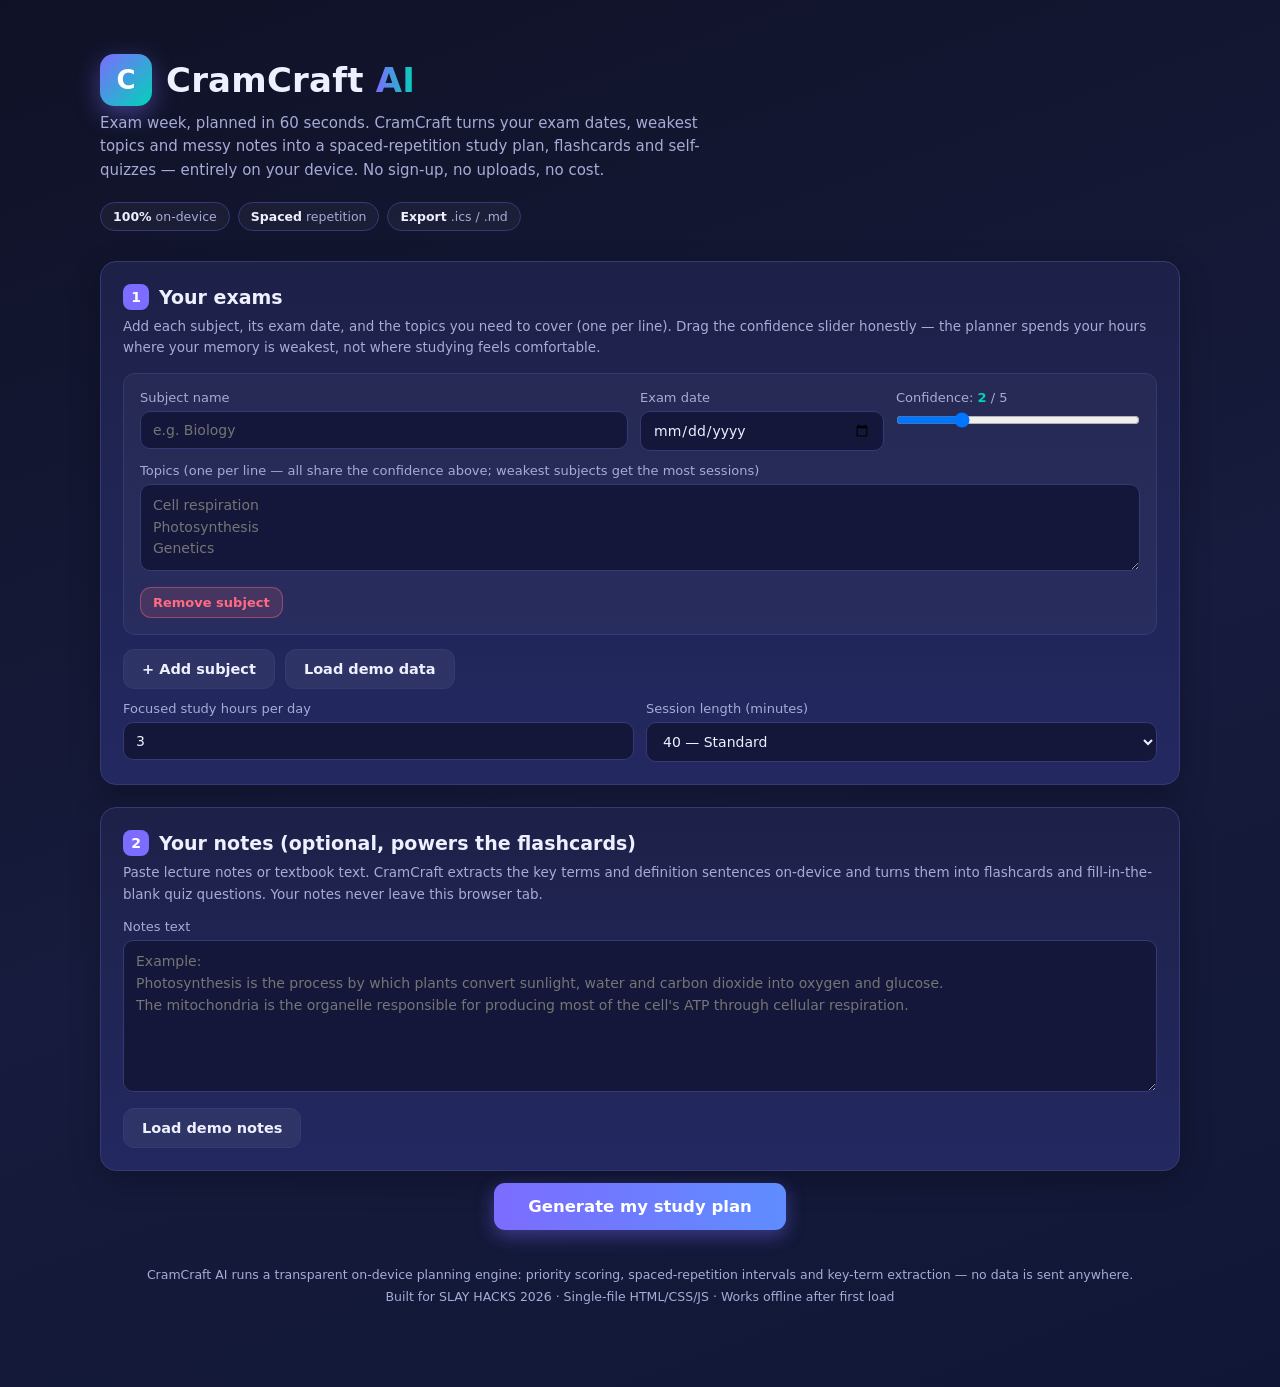
<file: cramcraft/index.html>
<!DOCTYPE html>
<html lang="en">
<head>
<meta charset="UTF-8">
<meta name="viewport" content="width=device-width, initial-scale=1.0">
<title>CramCraft AI — Exam Week Study Planner</title>
<style>
  :root{
    --bg:#0f1226; --bg2:#171b3d; --card:#1d2148; --card2:#232861;
    --ink:#eef0ff; --muted:#a7abd6; --line:#343a75;
    --brand:#7c6cff; --brand2:#00d4b8; --warn:#ffb648; --bad:#ff6b81;
    --good:#3ddc97; --radius:16px;
  }
  *{box-sizing:border-box;margin:0;padding:0}
  body{font-family:"Segoe UI",system-ui,-apple-system,Roboto,"Helvetica Neue",Arial,sans-serif;background:linear-gradient(160deg,var(--bg) 0%,var(--bg2) 55%,#101736 100%);color:var(--ink);min-height:100vh}
  a{color:var(--brand2)}
  .wrap{max-width:1120px;margin:0 auto;padding:28px 20px 80px}
  header.hero{display:flex;flex-wrap:wrap;gap:20px;align-items:flex-end;justify-content:space-between;padding:26px 0 8px}
  .logo{display:flex;gap:14px;align-items:center}
  .logo-mark{width:52px;height:52px;border-radius:14px;background:linear-gradient(135deg,var(--brand),var(--brand2));display:flex;align-items:center;justify-content:center;font-size:26px;font-weight:800;color:#fff;box-shadow:0 8px 24px rgba(124,108,255,.45)}
  h1{font-size:34px;letter-spacing:.2px}
  h1 span{background:linear-gradient(90deg,var(--brand),var(--brand2));-webkit-background-clip:text;background-clip:text;color:transparent}
  .tagline{color:var(--muted);margin-top:6px;font-size:15px;max-width:640px;line-height:1.55}
  .badges{display:flex;gap:8px;flex-wrap:wrap}
  .badge{border:1px solid var(--line);background:rgba(255,255,255,.04);color:var(--muted);padding:6px 12px;border-radius:999px;font-size:12.5px}
  .badge b{color:var(--ink)}
  section.card{background:linear-gradient(180deg,var(--card),var(--card2));border:1px solid var(--line);border-radius:var(--radius);padding:22px;margin-top:22px;box-shadow:0 10px 30px rgba(0,0,0,.25)}
  section.card h2{font-size:19px;margin-bottom:6px;display:flex;align-items:center;gap:10px}
  section.card h2 .step{width:26px;height:26px;border-radius:8px;background:var(--brand);color:#fff;font-size:14px;display:inline-flex;align-items:center;justify-content:center;flex:none}
  .hint{color:var(--muted);font-size:13.5px;line-height:1.6;margin-bottom:14px}
  label{font-size:13px;color:var(--muted);display:block;margin-bottom:6px}
  input,select,textarea{width:100%;background:#14173a;border:1px solid var(--line);border-radius:10px;color:var(--ink);padding:10px 12px;font-size:14px;font-family:inherit}
  textarea{resize:vertical;line-height:1.55}
  input:focus,textarea:focus,select:focus{outline:2px solid var(--brand);border-color:transparent}
  .subj{border:1px solid var(--line);border-radius:12px;padding:16px;margin-bottom:14px;background:rgba(255,255,255,.03)}
  .grid{display:grid;grid-template-columns:2fr 1fr 1fr;gap:12px}
  .grid2{display:grid;grid-template-columns:1fr 1fr;gap:12px}
  @media(max-width:720px){.grid,.grid2{grid-template-columns:1fr}}
  .row{display:flex;gap:10px;flex-wrap:wrap;align-items:center}
  .mt{margin-top:12px}.mb{margin-bottom:12px}
  button{border:0;border-radius:11px;padding:11px 18px;font-size:14.5px;font-weight:600;cursor:pointer;font-family:inherit;transition:transform .06s ease,opacity .15s}
  button:active{transform:scale(.98)}
  .btn-primary{background:linear-gradient(90deg,var(--brand),#5f8dff);color:#fff;box-shadow:0 6px 18px rgba(124,108,255,.4)}
  .btn-teal{background:linear-gradient(90deg,#00bfa6,var(--brand2));color:#06251f}
  .btn-ghost{background:rgba(255,255,255,.06);color:var(--ink);border:1px solid var(--line)}
  .btn-danger{background:rgba(255,107,129,.14);color:var(--bad);border:1px solid rgba(255,107,129,.4)}
  .btn-small{padding:7px 12px;font-size:13px}
  input[type=range]{padding:0}
  .conf-val{color:var(--brand2);font-weight:700}
  .stats{display:grid;grid-template-columns:repeat(4,1fr);gap:12px;margin-bottom:16px}
  @media(max-width:720px){.stats{grid-template-columns:repeat(2,1fr)}}
  .stat{background:rgba(255,255,255,.045);border:1px solid var(--line);border-radius:12px;padding:14px}
  .stat .num{font-size:26px;font-weight:800}
  .stat .lbl{color:var(--muted);font-size:12.5px;margin-top:2px}
  .progress{height:10px;background:#14173a;border-radius:99px;overflow:hidden;border:1px solid var(--line)}
  .progress>div{height:100%;background:linear-gradient(90deg,var(--brand),var(--brand2));width:0%;transition:width .3s}
  .day{margin-top:16px}
  .day h3{font-size:15px;margin-bottom:8px;color:var(--ink)}
  .day h3 .dow{color:var(--brand2)}
  .session{display:flex;gap:12px;align-items:flex-start;background:rgba(255,255,255,.04);border:1px solid var(--line);border-left:4px solid var(--brand);border-radius:10px;padding:12px 14px;margin-bottom:8px}
  .session.done{opacity:.55}
  .session.done .s-title{text-decoration:line-through}
  .session input[type=checkbox]{width:18px;height:18px;margin-top:2px;accent-color:var(--brand2);flex:none}
  .s-title{font-weight:600;font-size:14.5px}
  .s-meta{color:var(--muted);font-size:12.5px;margin-top:3px;line-height:1.5}
  .pill{display:inline-block;padding:2px 9px;border-radius:99px;font-size:11.5px;font-weight:700;margin-left:8px;vertical-align:1px}
  .pill-learn{background:rgba(124,108,255,.25);color:#c9c2ff}
  .pill-review{background:rgba(0,212,184,.18);color:var(--brand2)}
  .pill-quiz{background:rgba(255,182,72,.18);color:var(--warn)}
  .flash{background:#14173a;border:1px solid var(--line);border-radius:12px;padding:18px;min-height:110px;display:flex;flex-direction:column;justify-content:center;cursor:pointer}
  .flash .q{font-size:16.5px;line-height:1.6}
  .flash .a{color:var(--brand2);margin-top:10px;line-height:1.6;display:none}
  .flash.flipped .a{display:block}
  .quiz-item{background:rgba(255,255,255,.04);border:1px solid var(--line);border-radius:10px;padding:14px;margin-bottom:10px;line-height:1.65;font-size:14.5px}
  .quiz-item .ans{color:var(--brand2);display:none;margin-top:8px}
  .quiz-item.show .ans{display:block}
  .empty{color:var(--muted);text-align:center;padding:26px 10px;font-size:14px;border:1px dashed var(--line);border-radius:12px}
  footer{color:var(--muted);font-size:12.5px;text-align:center;margin-top:34px;line-height:1.7}
  .hidden{display:none}
</style>
</head>
<body>
<div class="wrap">

  <header class="hero">
    <div>
      <div class="logo">
        <div class="logo-mark">C</div>
        <h1>CramCraft <span>AI</span></h1>
      </div>
      <p class="tagline">Exam week, planned in 60 seconds. CramCraft turns your exam dates, weakest topics and messy notes into a spaced-repetition study plan, flashcards and self-quizzes — entirely on your device. No sign-up, no uploads, no cost.</p>
    </div>
    <div class="badges">
      <div class="badge"><b>100%</b> on-device</div>
      <div class="badge"><b>Spaced</b> repetition</div>
      <div class="badge"><b>Export</b> .ics / .md</div>
    </div>
  </header>

  <!-- STEP 1 -->
  <section class="card">
    <h2><span class="step">1</span> Your exams</h2>
    <p class="hint">Add each subject, its exam date, and the topics you need to cover (one per line). Drag the confidence slider honestly — the planner spends your hours where your memory is weakest, not where studying feels comfortable.</p>
    <div id="subjects"></div>
    <div class="row mt">
      <button class="btn-ghost" id="addSubjectBtn" type="button">+ Add subject</button>
      <button class="btn-ghost" id="demoBtn" type="button">Load demo data</button>
    </div>
    <div class="grid2 mt">
      <div>
        <label for="hoursPerDay">Focused study hours per day</label>
        <input type="number" id="hoursPerDay" min="1" max="12" step="0.5" value="3">
      </div>
      <div>
        <label for="sessionLen">Session length (minutes)</label>
        <select id="sessionLen">
          <option value="25">25 — Pomodoro</option>
          <option value="40" selected>40 — Standard</option>
          <option value="60">60 — Deep work</option>
        </select>
      </div>
    </div>
  </section>

  <!-- STEP 2 -->
  <section class="card">
    <h2><span class="step">2</span> Your notes (optional, powers the flashcards)</h2>
    <p class="hint">Paste lecture notes or textbook text. CramCraft extracts the key terms and definition sentences on-device and turns them into flashcards and fill-in-the-blank quiz questions. Your notes never leave this browser tab.</p>
    <label for="notes">Notes text</label>
    <textarea id="notes" rows="6" placeholder="Example:&#10;Photosynthesis is the process by which plants convert sunlight, water and carbon dioxide into oxygen and glucose.&#10;The mitochondria is the organelle responsible for producing most of the cell's ATP through cellular respiration."></textarea>
    <div class="row mt">
      <button class="btn-ghost" id="demoNotesBtn" type="button">Load demo notes</button>
    </div>
  </section>

  <div class="row mt" style="justify-content:center">
    <button class="btn-primary" id="generateBtn" type="button" style="font-size:16.5px;padding:14px 34px">Generate my study plan</button>
  </div>
  <p id="formError" style="color:var(--bad);text-align:center;margin-top:10px;font-size:14px"></p>

  <!-- RESULTS -->
  <section class="card hidden" id="resultsCard">
    <h2>Your plan</h2>
    <div class="stats">
      <div class="stat"><div class="num" id="statSessions">0</div><div class="lbl">Study sessions</div></div>
      <div class="stat"><div class="num" id="statHours">0h</div><div class="lbl">Total focused time</div></div>
      <div class="stat"><div class="num" id="statDays">0</div><div class="lbl">Study days</div></div>
      <div class="stat"><div class="num" id="statFocus">—</div><div class="lbl">Weakest topic gets</div></div>
    </div>
    <label>Progress — tick sessions off as you finish them (saved in this browser)</label>
    <div class="progress"><div id="progressBar"></div></div>
    <div id="planOut"></div>
    <div class="row mt">
      <button class="btn-teal" id="icsBtn" type="button">Download calendar (.ics)</button>
      <button class="btn-ghost" id="mdBtn" type="button">Download plan (.md)</button>
      <button class="btn-ghost" id="copyBtn" type="button">Copy plan</button>
      <button class="btn-ghost" id="printBtn" type="button">Print</button>
    </div>
    <p class="hint mt" id="copyMsg"></p>
  </section>

  <!-- FLASHCARDS + QUIZ -->
  <section class="card hidden" id="studyCard">
    <h2>Flashcards &amp; self-quiz</h2>
    <p class="hint">Generated from your notes. Click a flashcard to reveal the answer; mark each card honestly — cards you miss come back first next round, just like your plan.</p>
    <div class="flash" id="flashBox" title="Click to flip">
      <div class="q" id="flashQ">No flashcards yet.</div>
      <div class="a" id="flashA"></div>
    </div>
    <div class="row mt">
      <button class="btn-ghost btn-small" id="flashMissBtn" type="button">Still shaky — show again soon</button>
      <button class="btn-teal btn-small" id="flashKnowBtn" type="button">Got it — next card</button>
      <span class="hint" id="flashCount" style="margin:0"></span>
    </div>
    <h2 class="mt" style="margin-top:26px">Fill-in-the-blank quiz</h2>
    <div id="quizOut"></div>
  </section>

  <footer>
    CramCraft AI runs a transparent on-device planning engine: priority scoring, spaced-repetition intervals and key-term extraction — no data is sent anywhere.<br>
    Built for SLAY HACKS 2026 · Single-file HTML/CSS/JS · Works offline after first load
  </footer>
</div>

<script id="core-logic">
/* ===== CramCraft core engine (pure functions, no DOM — unit-testable) ===== */
function daysBetween(a, b){ return Math.round((Date.UTC(b.getFullYear(),b.getMonth(),b.getDate()) - Date.UTC(a.getFullYear(),a.getMonth(),a.getDate())) / 86400000); }
function addDays(d, n){ var x = new Date(d.getFullYear(), d.getMonth(), d.getDate()); x.setDate(x.getDate()+n); return x; }
function isoDate(d){ return d.getFullYear()+"-"+String(d.getMonth()+1).padStart(2,"0")+"-"+String(d.getDate()).padStart(2,"0"); }

/* Priority: weak confidence and close exams dominate.
   score = (6 - confidence) * urgency, urgency grows as the exam approaches. */
function topicPriority(topic, daysLeft){
  var weakness = 6 - topic.confidence;               // confidence 1..5 -> weakness 5..1
  var urgency = 1 + Math.max(0, 14 - Math.max(daysLeft,0)) / 7; // 1 .. 3
  return weakness * urgency;
}

/* Spaced-repetition offsets (days before the exam) at which a topic is revisited. */
var REVIEW_OFFSETS = [7, 4, 2, 1, 0];

function buildPlan(subjects, hoursPerDay, sessionLen, today){
  var capacity = Math.max(1, Math.floor(hoursPerDay * 60 / sessionLen)); // sessions per day
  var buckets = {}; // isoDate -> [session,...]
  subjects.forEach(function(sub){
    var exam = new Date(sub.examDate + "T00:00:00");
    var daysLeft = daysBetween(today, exam);
    sub.topics.forEach(function(topic){
      // Learn session: as early as sensible — 10 days out, or today if the exam is closer.
      var learnDay = addDays(exam, -Math.min(10, Math.max(daysLeft, 0)));
      if (learnDay < today) learnDay = today;
      pushSession(buckets, isoDate(learnDay), mk(sub, topic, "Learn", sessionLen));
      // Reviews at spaced offsets that are still in the future (or today).
      REVIEW_OFFSETS.forEach(function(off){
        var d = addDays(exam, -off);
        if (d > learnDay && d >= today && d <= exam){
          pushSession(buckets, isoDate(d), mk(sub, topic, off === 0 ? "Final review" : "Review", sessionLen));
        }
      });
    });
  });
  // Sort each day by priority (weakest first), then enforce daily capacity by
  // rolling overflow sessions to the next day with free capacity (never past the exam).
  var dates = Object.keys(buckets).sort();
  dates.forEach(function(dt){
    buckets[dt].sort(function(a,b){ return b.priority - a.priority; });
  });
  dates.forEach(function(dt){
    var guard = 0;
    while (buckets[dt].length > capacity && guard < 60){
      guard++;
      var overflow = buckets[dt].pop();
      var next = isoDate(addDays(new Date(dt + "T00:00:00"), 1));
      var examIso = overflow.examDate;
      if (next > examIso) { buckets[dt].push(overflow); break; } // exam day is the hard wall; keep it (over-capacity beats never studying it)
      if (!buckets[next]) buckets[next] = [];
      buckets[next].push(overflow);
      buckets[next].sort(function(a,b){ return b.priority - a.priority; });
    }
  });
  var days = Object.keys(buckets).filter(function(k){ return buckets[k].length; }).sort().map(function(k){
    return { date: k, sessions: buckets[k] };
  });
  var totalSessions = days.reduce(function(n,d){ return n + d.sessions.length; }, 0);
  // Weakest topic share: % of sessions devoted to the single weakest topic.
  var counts = {};
  days.forEach(function(d){ d.sessions.forEach(function(s){ counts[s.subject+" · "+s.topic] = (counts[s.subject+" · "+s.topic]||0)+1; }); });
  var topShare = 0, topName = "—";
  Object.keys(counts).forEach(function(k){ if (counts[k] > topShare){ topShare = counts[k]; topName = k; } });
  return {
    days: days,
    totalSessions: totalSessions,
    totalMinutes: totalSessions * sessionLen,
    studyDays: days.length,
    weakestTopic: topName,
    weakestShare: totalSessions ? Math.round(topShare / totalSessions * 100) : 0
  };
  function mk(sub, topic, kind, len){
    var exam = new Date(sub.examDate + "T00:00:00");
    return { subject: sub.name, topic: topic.name, kind: kind, minutes: len, examDate: sub.examDate,
             priority: topicPriority(topic, daysBetween(today, exam)) };
  }
  function pushSession(map, key, s){ if(!map[key]) map[key]=[]; map[key].push(s); }
}

/* Key-term extraction: definition sentences ("X is/are/refers to ...") become flashcards. */
function makeFlashcards(text){
  var cards = [], seen = {};
  var sentences = text.replace(/\s+/g," ").split(/(?<=[.!?])\s+/);
  var re = /^([A-Z][A-Za-z0-9 ,'\-]{2,60}?)\s+(is|are|refers to|means|describes)\s+(.+)$/;
  sentences.forEach(function(s){
    var m = s.trim().match(re);
    if (m && !seen[m[1].toLowerCase()]){
      seen[m[1].toLowerCase()] = 1;
      cards.push({ term: m[1].trim(), definition: (m[3].trim().replace(/[.!?]$/,"")) });
    }
  });
  return cards;
}
/* Cloze questions: blank out the key term inside its own definition sentence. */
function makeCloze(text){
  return makeFlashcards(text).map(function(c){
    return { question: "_____ " + "is the term for: " + c.definition + ".", answer: c.term };
  });
}

function planToMarkdown(plan, sessionLen){
  var out = ["# CramCraft AI — Study Plan", "", "Total: " + plan.totalSessions + " sessions · " +
    Math.round(plan.totalMinutes/6)/10 + " hours · " + plan.studyDays + " days", ""];
  plan.days.forEach(function(d){
    out.push("## " + d.date);
    d.sessions.forEach(function(s){ out.push("- [ ] **" + s.subject + "** — " + s.topic + " (" + s.kind + ", " + s.minutes + " min)"); });
    out.push("");
  });
  return out.join("\n");
}
function planToICS(plan){
  function esc(s){ return String(s).replace(/\\/g,"\\\\").replace(/;/g,"\\;").replace(/,/g,"\\,").replace(/\n/g,"\\n"); }
  var lines = ["BEGIN:VCALENDAR","VERSION:2.0","PRODID:-//CramCraft AI//Study Plan//EN"];
  var uid = 0;
  plan.days.forEach(function(d){
    var hour = 9;
    d.sessions.forEach(function(s){
      var dt = d.date.replace(/-/g,"");
      var hh = String(hour).padStart(2,"0");
      var endH = String(hour + Math.floor(s.minutes/60)).padStart(2,"0");
      var endM = String(s.minutes % 60).padStart(2,"0");
      lines.push("BEGIN:VEVENT","UID:cramcraft-"+(++uid)+"@slayhacks",
        "DTSTART:"+dt+"T"+hh+"0000","DTEND:"+dt+"T"+endH+endM+"00",
        "SUMMARY:"+esc(s.subject+" — "+s.topic+" ("+s.kind+")"),
        "DESCRIPTION:"+esc("CramCraft AI study session: "+s.kind+" of "+s.topic+" for "+s.subject+". Exam: "+s.examDate),
        "END:VEVENT");
      hour += Math.ceil(s.minutes/60);
    });
  });
  lines.push("END:VCALENDAR");
  return lines.join("\r\n");
}
</script>

<script>
/* ===== UI layer ===== */
var subjSeq = 0, currentPlan = null, flashcards = [], flashIdx = 0, flashQueue = [];
function el(id){ return document.getElementById(id); }

function subjectRow(data){
  subjSeq++;
  var div = document.createElement("div");
  div.className = "subj"; div.dataset.id = subjSeq;
  div.innerHTML =
    '<div class="grid">' +
      '<div><label>Subject name</label><input class="f-name" type="text" placeholder="e.g. Biology" value="'+(data?escAttr(data.name):"")+'"></div>' +
      '<div><label>Exam date</label><input class="f-date" type="date" value="'+(data?data.examDate:"")+'"></div>' +
      '<div><label>Confidence: <span class="conf-val f-conf-val">'+(data?data.topics[0].confidence:2)+'</span> / 5</label>' +
      '<input class="f-conf" type="range" min="1" max="5" step="1" value="'+(data?data.topics[0].confidence:2)+'"></div>' +
    '</div>' +
    '<div class="mt"><label>Topics (one per line — all share the confidence above; weakest subjects get the most sessions)</label>' +
    '<textarea class="f-topics" rows="3" placeholder="Cell respiration&#10;Photosynthesis&#10;Genetics">'+(data?escAttr(data.topics.map(function(t){return t.name;}).join("\n")):"")+'</textarea></div>' +
    '<div class="row mt"><button type="button" class="btn-danger btn-small f-remove">Remove subject</button></div>';
  div.querySelector(".f-conf").addEventListener("input", function(e){ div.querySelector(".f-conf-val").textContent = e.target.value; });
  div.querySelector(".f-remove").addEventListener("click", function(){ div.remove(); });
  el("subjects").appendChild(div);
}
function escAttr(s){ return String(s).replace(/&/g,"&amp;").replace(/"/g,"&quot;").replace(/</g,"&lt;"); }

function readSubjects(){
  var out = [], valid = true;
  document.querySelectorAll(".subj").forEach(function(div){
    var name = div.querySelector(".f-name").value.trim();
    var date = div.querySelector(".f-date").value;
    var conf = parseInt(div.querySelector(".f-conf").value, 10);
    var topics = div.querySelector(".f-topics").value.split("\n").map(function(t){ return t.trim(); }).filter(Boolean)
      .map(function(t){ return { name: t, confidence: conf }; });
    if (!name || !date || !topics.length) valid = false;
    else out.push({ name: name, examDate: date, topics: topics });
  });
  return valid && out.length ? out : null;
}

function renderPlan(){
  var p = currentPlan;
  el("statSessions").textContent = p.totalSessions;
  el("statHours").textContent = (Math.round(p.totalMinutes/6)/10) + "h";
  el("statDays").textContent = p.studyDays;
  el("statFocus").textContent = p.weakestShare + "%";
  el("statFocus").title = p.weakestTopic;
  var done = JSON.parse(localStorage.getItem("cramcraft-done") || "{}");
  var html = "", total = 0, doneCount = 0;
  p.days.forEach(function(d){
    var dObj = new Date(d.date + "T00:00:00");
    var dow = dObj.toLocaleDateString("en-US", { weekday: "long" });
    html += '<div class="day"><h3><span class="dow">'+dow+'</span> · '+d.date+'</h3>';
    d.sessions.forEach(function(s, i){
      var key = d.date+"|"+s.subject+"|"+s.topic+"|"+s.kind+"|"+i;
      var isDone = !!done[key]; total++; if (isDone) doneCount++;
      var pillCls = s.kind === "Learn" ? "pill-learn" : (s.kind === "Final review" || s.kind === "Review" ? "pill-review" : "pill-quiz");
      html += '<div class="session'+(isDone?" done":"")+'"><input type="checkbox" data-key="'+escAttr(key)+'" '+(isDone?"checked":"")+' onchange="toggleDone(this)">' +
        '<div><div class="s-title">'+escAttr(s.subject)+' — '+escAttr(s.topic)+'<span class="pill '+pillCls+'">'+s.kind+'</span></div>' +
        '<div class="s-meta">'+s.minutes+' min focused session · exam '+s.examDate+' · priority score '+s.priority.toFixed(1)+'</div></div></div>';
    });
    html += "</div>";
  });
  el("planOut").innerHTML = html;
  el("progressBar").style.width = total ? Math.round(doneCount/total*100)+"%" : "0%";
  el("resultsCard").classList.remove("hidden");
}
function toggleDone(cb){
  var done = JSON.parse(localStorage.getItem("cramcraft-done") || "{}");
  if (cb.checked) done[cb.dataset.key] = 1; else delete done[cb.dataset.key];
  localStorage.setItem("cramcraft-done", JSON.stringify(done));
  renderPlan();
}

function renderStudy(){
  var notes = el("notes").value.trim();
  flashcards = notes ? makeFlashcards(notes) : [];
  flashQueue = flashcards.map(function(_, i){ return i; });
  flashIdx = 0;
  if (!flashcards.length){
    el("studyCard").classList.add("hidden");
    return;
  }
  el("studyCard").classList.remove("hidden");
  showFlash();
  var quiz = makeCloze(notes);
  el("quizOut").innerHTML = quiz.map(function(q, i){
    return '<div class="quiz-item" id="qz'+i+'">'+(i+1)+'. '+escAttr(q.question)+
      '<div class="ans">Answer: <b>'+escAttr(q.answer)+'</b></div>' +
      '<div class="row mt"><button type="button" class="btn-ghost btn-small" onclick="document.getElementById(\'qz'+i+'\').classList.toggle(\'show\')">Show answer</button></div></div>';
  }).join("");
}
function showFlash(){
  if (!flashQueue.length){ el("flashQ").textContent = "Round complete — every card marked as known. Generate again to restart."; el("flashA").textContent=""; el("flashCount").textContent=""; return; }
  var c = flashcards[flashQueue[0]];
  el("flashBox").classList.remove("flipped");
  el("flashQ").textContent = "What is: " + c.term + "?";
  el("flashA").textContent = c.definition;
  el("flashCount").textContent = flashQueue.length + " card(s) left in this round";
}
el("flashBox").addEventListener("click", function(){ el("flashBox").classList.toggle("flipped"); });
el("flashKnowBtn").addEventListener("click", function(){ flashQueue.shift(); showFlash(); });
el("flashMissBtn").addEventListener("click", function(){ var first = flashQueue.shift(); flashQueue.splice(Math.min(2, flashQueue.length), 0, first); showFlash(); });

el("generateBtn").addEventListener("click", function(){
  var subjects = readSubjects();
  if (!subjects){ el("formError").textContent = "Please complete every subject: name, exam date, and at least one topic."; return; }
  el("formError").textContent = "";
  var hours = parseFloat(el("hoursPerDay").value) || 3;
  var len = parseInt(el("sessionLen").value, 10);
  var today = new Date(); today.setHours(0,0,0,0);
  currentPlan = buildPlan(subjects, hours, len, today);
  localStorage.setItem("cramcraft-last-plan", JSON.stringify(currentPlan));
  renderPlan(); renderStudy();
  el("resultsCard").scrollIntoView({ behavior: "smooth" });
});

function download(name, content, type){
  var a = document.createElement("a");
  a.href = URL.createObjectURL(new Blob([content], { type: type }));
  a.download = name; a.click(); setTimeout(function(){ URL.revokeObjectURL(a.href); }, 500);
}
el("icsBtn").addEventListener("click", function(){ if (currentPlan) download("cramcraft-plan.ics", planToICS(currentPlan), "text/calendar"); });
el("mdBtn").addEventListener("click", function(){ if (currentPlan) download("cramcraft-plan.md", planToMarkdown(currentPlan), "text/markdown"); });
el("copyBtn").addEventListener("click", function(){
  if (!currentPlan) return;
  navigator.clipboard.writeText(planToMarkdown(currentPlan)).then(function(){ el("copyMsg").textContent = "Plan copied to clipboard."; });
});
el("printBtn").addEventListener("click", function(){ window.print(); });
el("addSubjectBtn").addEventListener("click", function(){ subjectRow(null); });

var DEMO_NOTES = "Photosynthesis is the process by which green plants convert sunlight, water and carbon dioxide into oxygen and glucose.\n" +
  "The mitochondria is the organelle that produces most of the cell's ATP through cellular respiration.\n" +
  "Osmosis is the movement of water molecules across a partially permeable membrane from a dilute solution to a concentrated solution.\n" +
  "An enzyme is a biological catalyst that speeds up chemical reactions without being used up.\n" +
  "DNA replication is the process by which a cell makes an identical copy of its DNA before cell division.";
el("demoNotesBtn").addEventListener("click", function(){ el("notes").value = DEMO_NOTES; });
el("demoBtn").addEventListener("click", function(){
  el("subjects").innerHTML = "";
  var inDays = function(n){ var d = new Date(); d.setDate(d.getDate()+n); return isoDate(d); };
  subjectRow({ name: "Biology", examDate: inDays(6), topics: [{name:"Cell respiration",confidence:2},{name:"Photosynthesis",confidence:2},{name:"Genetics",confidence:2}] });
  // split demo topics into one row per topic-confidence is not supported in the simple form; topics share confidence by design
  document.querySelector(".subj .f-topics").value = "Cell respiration\nPhotosynthesis\nGenetics";
  subjectRow({ name: "Mathematics", examDate: inDays(9), topics: [{name:"Quadratic equations",confidence:3}] });
  document.querySelectorAll(".subj .f-topics")[1].value = "Quadratic equations\nTrigonometry basics";
  document.querySelectorAll(".subj .f-conf")[1].value = 3;
  document.querySelectorAll(".subj .f-conf-val")[1].textContent = 3;
  el("notes").value = DEMO_NOTES;
});

/* init: one blank subject + restore last plan if present */
subjectRow(null);
try {
  var saved = JSON.parse(localStorage.getItem("cramcraft-last-plan") || "null");
  if (saved && saved.days && saved.days.length){ currentPlan = saved; renderPlan(); }
} catch(e){}
</script>
</body>
</html>
</file>
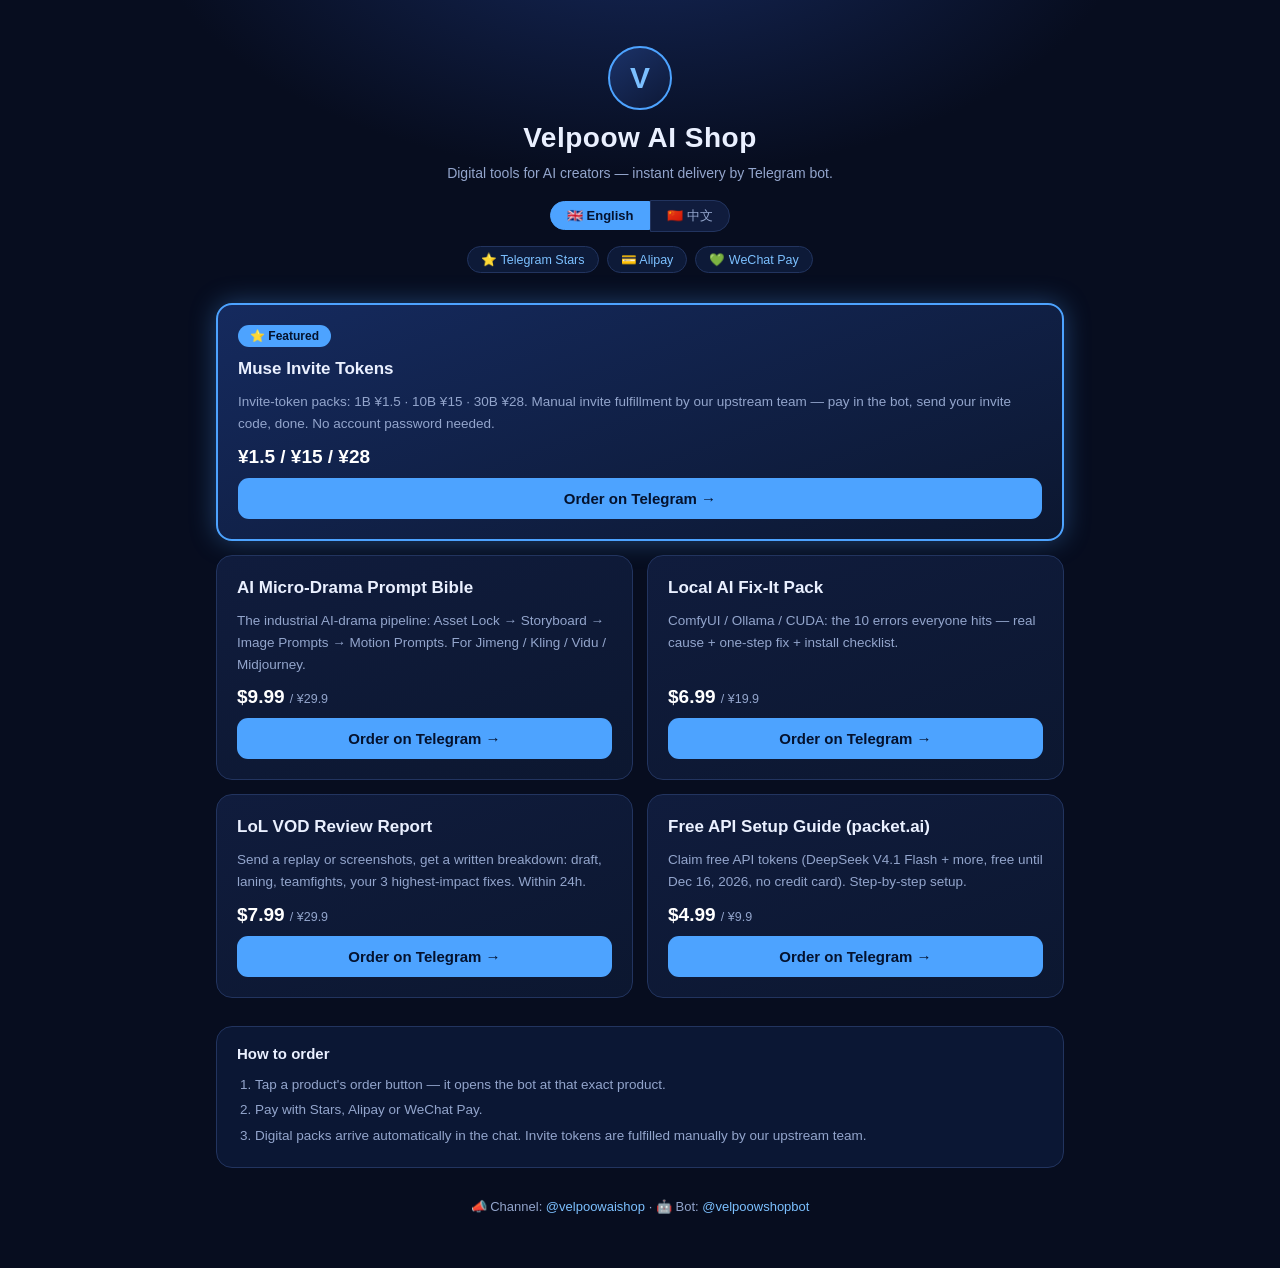
<file: shop/index.html>
<!DOCTYPE html>
<html lang="en">
<head>
<meta charset="UTF-8">
<meta name="viewport" content="width=device-width, initial-scale=1.0">
<title>Velpoow AI Shop — Digital tools for AI creators</title>
<meta name="description" content="AI-drama prompt systems, ComfyUI/Ollama fix-it packs, LoL VOD reviews, Muse invite tokens. Instant delivery by Telegram bot.">
<style>
*{margin:0;padding:0;box-sizing:border-box}
:root{--bg:#070d1f;--bg2:#0b1531;--card:#101c3d;--line:#22345f;--txt:#eaf0ff;--mut:#93a5cc;--acc:#4da3ff;--acc2:#7cc0ff}
body{background:radial-gradient(900px 500px at 50% -100px,#16295c 0%,var(--bg) 55%);color:var(--txt);font-family:-apple-system,"Segoe UI",Roboto,"PingFang SC","Microsoft YaHei",sans-serif;min-height:100vh}
.wrap{max-width:880px;margin:0 auto;padding:28px 16px 48px}
header{text-align:center;padding:18px 0 8px}
.logo{width:64px;height:64px;margin:0 auto 12px;border-radius:50%;background:linear-gradient(145deg,#1b3268,#0d1836);border:2px solid var(--acc);display:flex;align-items:center;justify-content:center;font-size:30px;font-weight:800;color:var(--acc2)}
h1{font-size:28px;letter-spacing:.5px}
.tag{color:var(--mut);margin-top:8px;font-size:14px;line-height:1.6}
.langbar{margin:16px 0 4px}
.langbar button{background:var(--card);color:var(--mut);border:1px solid var(--line);padding:6px 16px;font-size:13px;cursor:pointer}
.langbar button:first-child{border-radius:16px 0 0 16px}
.langbar button:last-child{border-radius:0 16px 16px 0}
.langbar button.on{background:var(--acc);color:#04122e;font-weight:700;border-color:var(--acc)}
.pays{display:flex;flex-wrap:wrap;gap:8px;justify-content:center;margin:14px 0 22px}
.pays span{background:#0d1a38;border:1px solid var(--line);color:var(--acc2);border-radius:999px;padding:5px 13px;font-size:12.5px}
.grid{display:grid;grid-template-columns:1fr;gap:14px}
@media(min-width:640px){.grid{grid-template-columns:1fr 1fr}.featured{grid-column:span 2}}
.card{background:linear-gradient(160deg,var(--card),#0c1730);border:1px solid var(--line);border-radius:16px;padding:20px;display:flex;flex-direction:column;gap:10px}
.card h2{font-size:17px;line-height:1.4}
.card p{color:var(--mut);font-size:13.5px;line-height:1.65;flex:1}
.price{font-size:19px;font-weight:800;color:#fff}
.price small{color:var(--mut);font-weight:400;font-size:12.5px}
.btn{display:block;text-align:center;background:var(--acc);color:#04122e;font-weight:700;text-decoration:none;border-radius:11px;padding:12px;font-size:15px}
.btn:active{opacity:.85}
.featured{border:2px solid var(--acc);box-shadow:0 0 26px rgba(77,163,255,.35);background:linear-gradient(160deg,#152a5e,#0c1730)}
.badge{align-self:flex-start;background:var(--acc);color:#04122e;font-size:12px;font-weight:800;border-radius:999px;padding:4px 12px}
.steps{margin:28px 0 6px;background:#0b1734;border:1px solid var(--line);border-radius:16px;padding:18px 20px}
.steps h3{font-size:15px;margin-bottom:10px}
.steps ol{margin-left:18px;color:var(--mut);font-size:13.5px;line-height:1.9}
footer{text-align:center;color:var(--mut);font-size:13px;margin-top:26px;line-height:2}
footer a{color:var(--acc2);text-decoration:none}
.zh{display:none}
body.cn .en{display:none}
body.cn .zh{display:block}
body.cn span.zh{display:inline}
span.zh{display:none}
</style>
</head>
<body>
<div class="wrap">
<header>
<div class="logo">V</div>
<h1>Velpoow AI Shop</h1>
<p class="tag en">Digital tools for AI creators — instant delivery by Telegram bot.</p>
<p class="tag zh">AI 创作者数字工具 — Telegram 机器人自动发货。</p>
<div class="langbar"><button id="ben" class="on" onclick="setLang('en')">🇬🇧 English</button><button id="bzh" onclick="setLang('zh')">🇨🇳 中文</button></div>
<div class="pays"><span>⭐ Telegram Stars</span><span>💳 Alipay <span class="zh">支付宝</span></span><span>💚 WeChat Pay <span class="zh">微信</span></span></div>
</header>

<div class="grid">
<div class="card featured">
<span class="badge en">⭐ Featured</span><span class="badge zh">⭐ 主推</span>
<h2 class="en">Muse Invite Tokens</h2><h2 class="zh">Muse 邀请词元</h2>
<p class="en">Invite-token packs: 1B ¥1.5 · 10B ¥15 · 30B ¥28. Manual invite fulfillment by our upstream team — pay in the bot, send your invite code, done. No account password needed.</p>
<p class="zh">邀请词元三档：10亿 ¥1.5 · 100亿 ¥15 · 300亿 ¥28。上游团队人工代邀请，机器人里付款后发邀请码即可，不用给账号密码。</p>
<div class="price">¥1.5 / ¥15 / ¥28</div>
<a class="btn en" href="https://t.me/velpoowshopbot?start=muse10">Order on Telegram →</a>
<a class="btn zh" href="https://t.me/velpoowshopbot?start=muse10">去 Telegram 下单 →</a>
</div>

<div class="card">
<h2 class="en">AI Micro-Drama Prompt Bible</h2><h2 class="zh">AI漫剧分镜提示词包</h2>
<p class="en">The industrial AI-drama pipeline: Asset Lock → Storyboard → Image Prompts → Motion Prompts. For Jimeng / Kling / Vidu / Midjourney.</p>
<p class="zh">专业短剧团队工业流程：资产锁定→分镜拆解→静态图提示词→动态镜头提示词。适配即梦/可灵/Vidu/Midjourney。</p>
<div class="price">$9.99 <small>/ ¥29.9</small></div>
<a class="btn en" href="https://t.me/velpoowshopbot?start=manju">Order on Telegram →</a>
<a class="btn zh" href="https://t.me/velpoowshopbot?start=manju">去 Telegram 下单 →</a>
</div>

<div class="card">
<h2 class="en">Local AI Fix-It Pack</h2><h2 class="zh">本地AI报错速查包</h2>
<p class="en">ComfyUI / Ollama / CUDA: the 10 errors everyone hits — real cause + one-step fix + install checklist.</p>
<p class="zh">ComfyUI/Ollama/CUDA 十大常见报错：真实原因+一步修复+安装前检查清单。</p>
<div class="price">$6.99 <small>/ ¥19.9</small></div>
<a class="btn en" href="https://t.me/velpoowshopbot?start=fixit">Order on Telegram →</a>
<a class="btn zh" href="https://t.me/velpoowshopbot?start=fixit">去 Telegram 下单 →</a>
</div>

<div class="card">
<h2 class="en">LoL VOD Review Report</h2><h2 class="zh">LoL 对局复盘报告</h2>
<p class="en">Send a replay or screenshots, get a written breakdown: draft, laning, teamfights, your 3 highest-impact fixes. Within 24h.</p>
<p class="zh">发录像或截图，24 小时内出图文报告：BP、对线、团战、最该改的 3 个点。</p>
<div class="price">$7.99 <small>/ ¥29.9</small></div>
<a class="btn en" href="https://t.me/velpoowshopbot?start=lol">Order on Telegram →</a>
<a class="btn zh" href="https://t.me/velpoowshopbot?start=lol">去 Telegram 下单 →</a>
</div>

<div class="card">
<h2 class="en">Free API Setup Guide (packet.ai)</h2><h2 class="zh">免费API配置指南（packet.ai）</h2>
<p class="en">Claim free API tokens (DeepSeek V4.1 Flash + more, free until Dec 16, 2026, no credit card). Step-by-step setup.</p>
<p class="zh">DeepSeek V4.1 Flash 等模型 API 免费领（至 2026-12-16，无需绑卡），图文步骤+接入配置。</p>
<div class="price">$4.99 <small>/ ¥9.9</small></div>
<a class="btn en" href="https://t.me/velpoowshopbot?start=packet">Order on Telegram →</a>
<a class="btn zh" href="https://t.me/velpoowshopbot?start=packet">去 Telegram 下单 →</a>
</div>
</div>

<div class="steps">
<h3 class="en">How to order</h3><h3 class="zh">下单三步</h3>
<ol class="en"><li>Tap a product's order button — it opens the bot at that exact product.</li><li>Pay with Stars, Alipay or WeChat Pay.</li><li>Digital packs arrive automatically in the chat. Invite tokens are fulfilled manually by our upstream team.</li></ol>
<ol class="zh"><li>点商品的下单按钮，直达机器人对应商品页。</li><li>用 Stars、支付宝或微信付款。</li><li>数字包付款后自动发货；邀请词元由上游团队人工履约。</li></ol>
</div>

<footer>
📣 <span class="en">Channel</span><span class="zh">频道</span>: <a href="https://t.me/velpoowaishop">@velpoowaishop</a> · 🤖 <span class="en">Bot</span><span class="zh">机器人</span>: <a href="https://t.me/velpoowshopbot">@velpoowshopbot</a>
</footer>
</div>
<script>
function setLang(l){document.body.classList.toggle('cn',l==='zh');document.getElementById('ben').classList.toggle('on',l==='en');document.getElementById('bzh').classList.toggle('on',l==='zh');}
if((navigator.language||'').toLowerCase().indexOf('zh')===0)setLang('zh');
</script>
</body>
</html>
</file>
